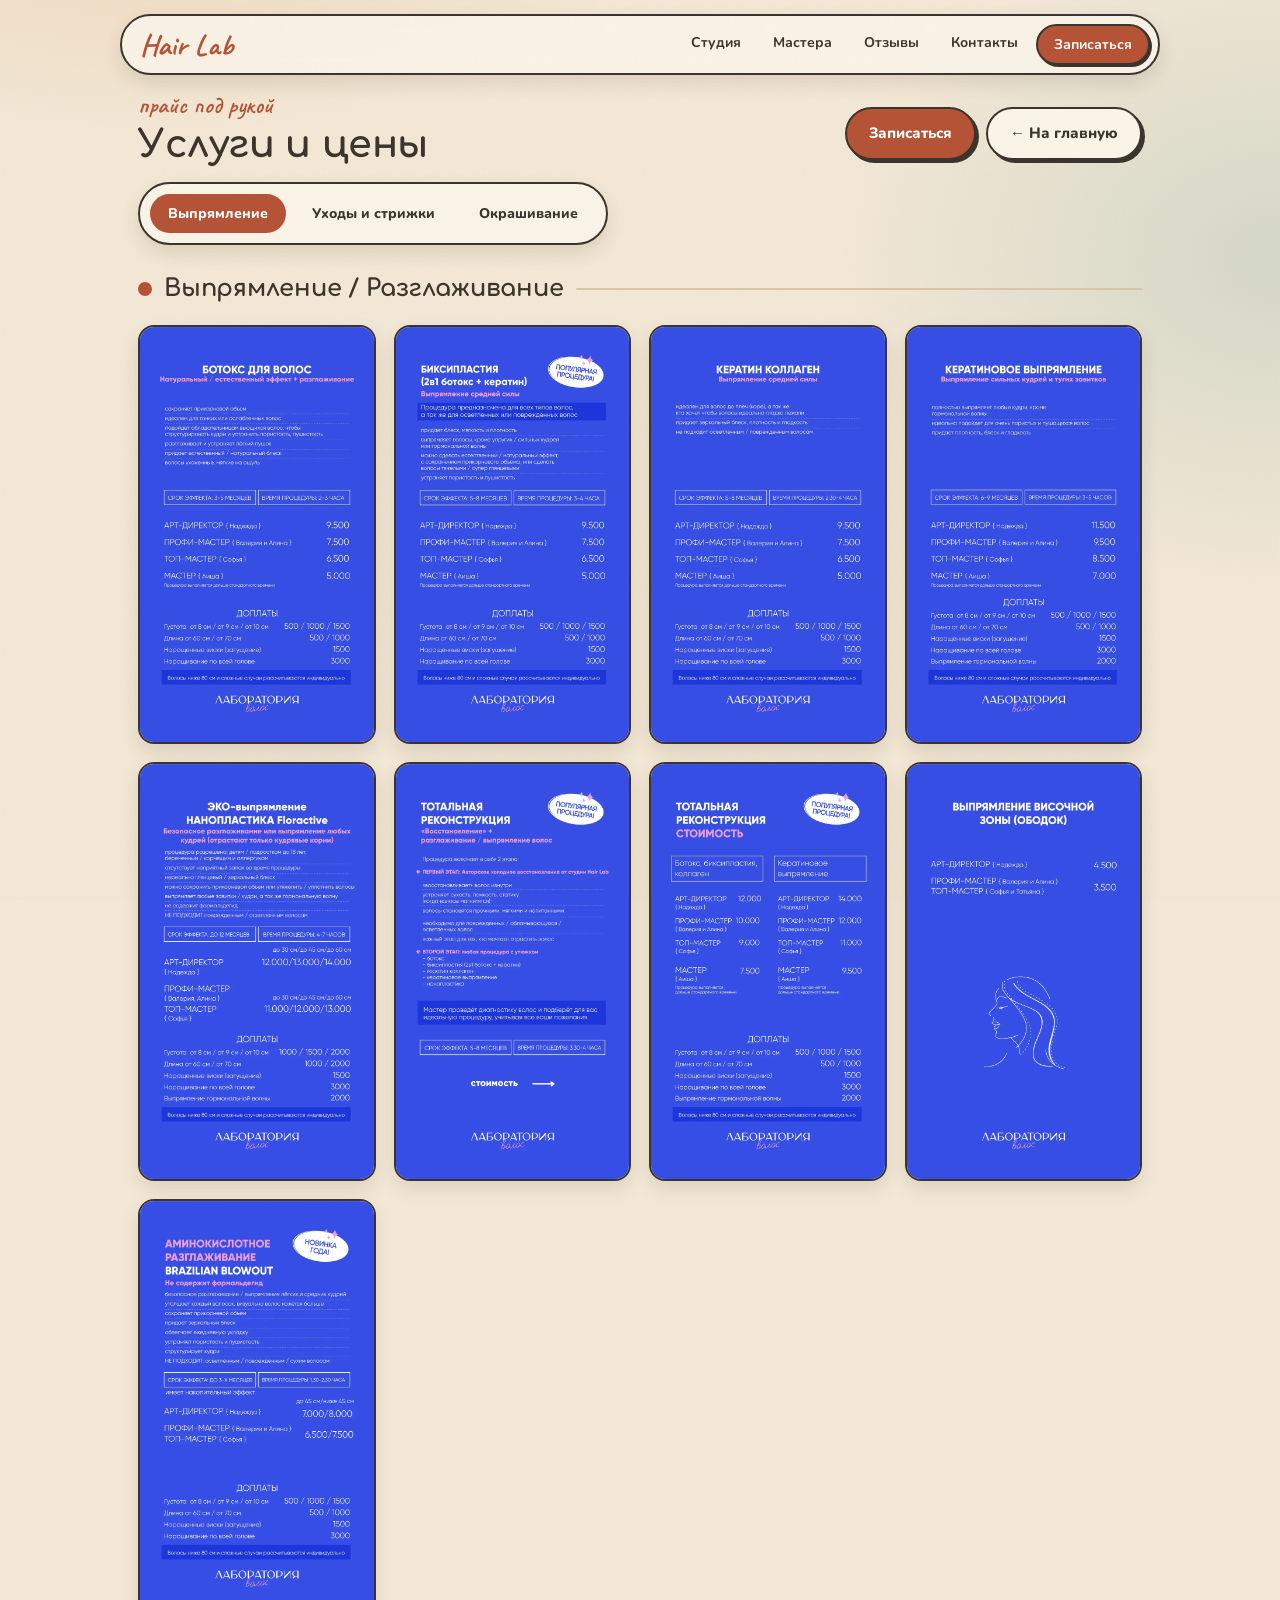
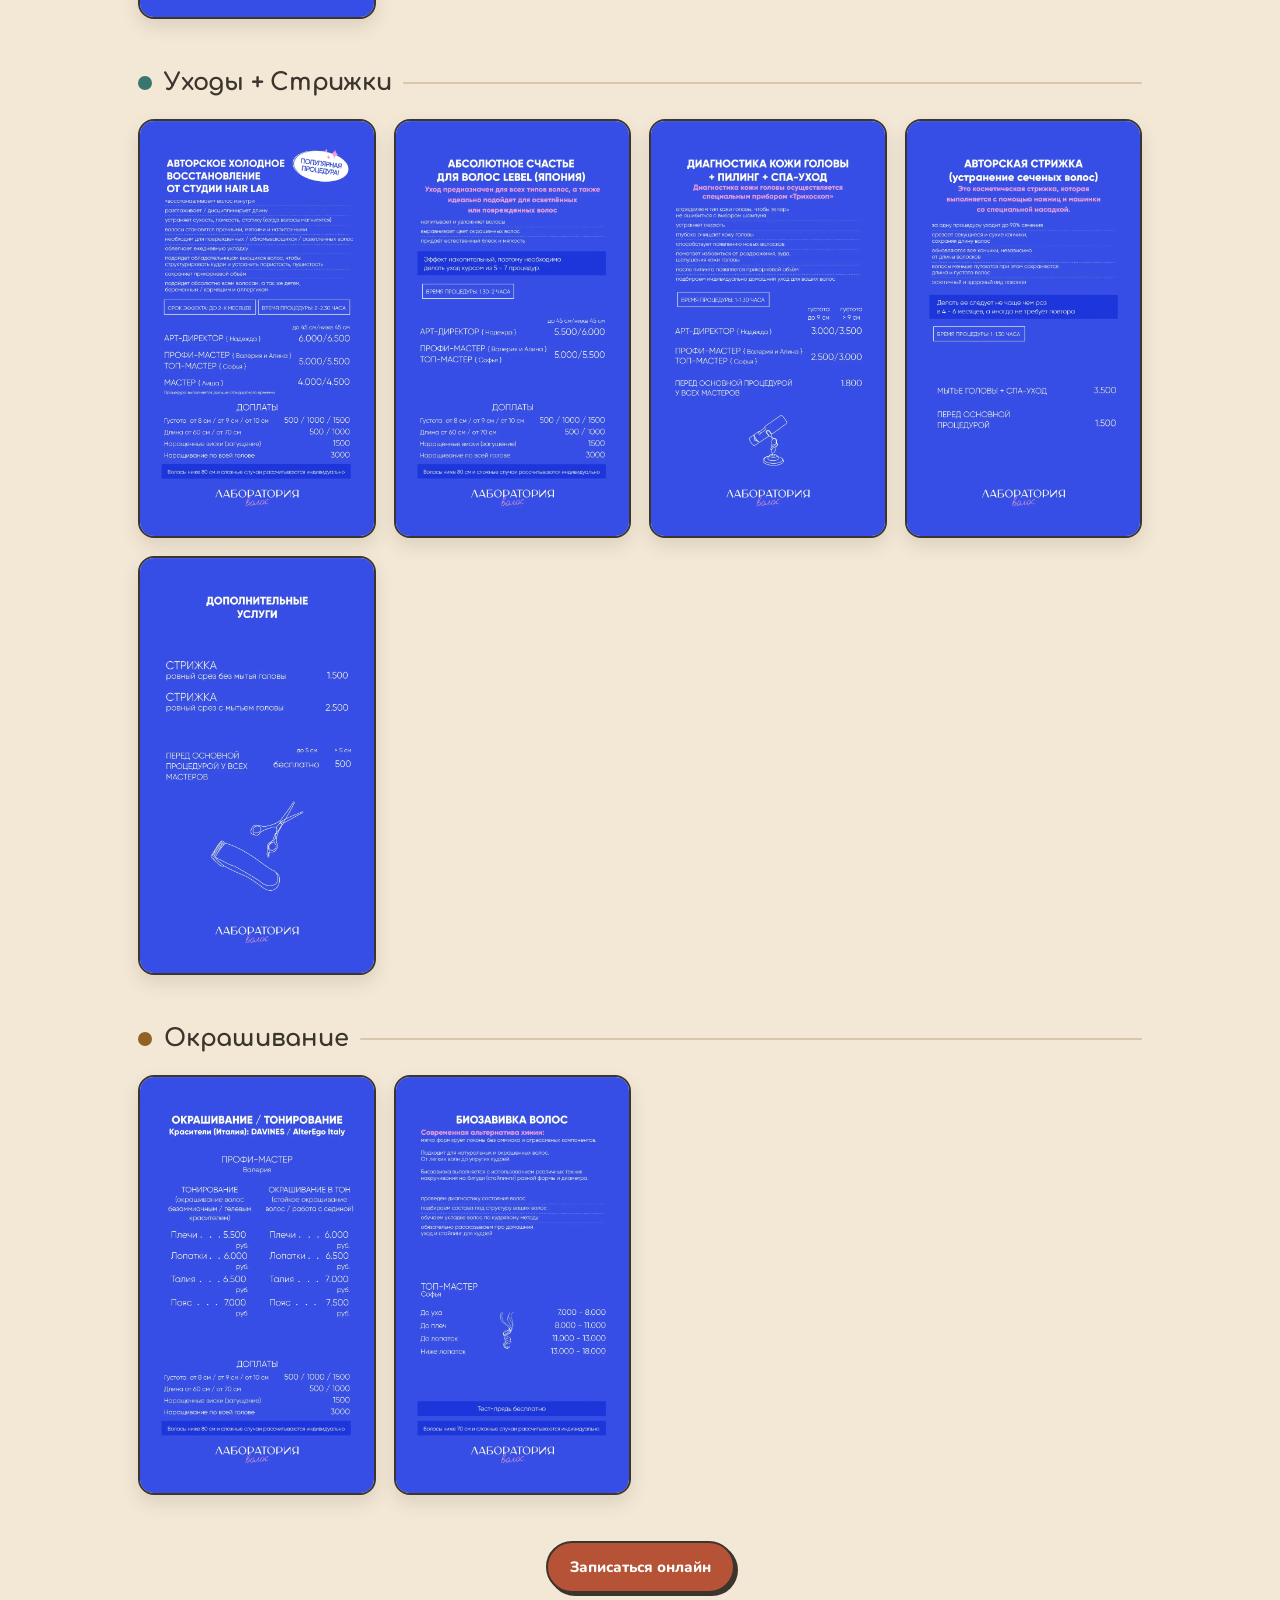
<file: price.html>
<!DOCTYPE html>
<html lang="ru">
<head>
<meta charset="UTF-8">
<meta name="viewport" content="width=device-width, initial-scale=1">
<title>Прайс Hair Lab — реконструкция волос в Томске</title>
<meta name="description" content="Актуальный прайс Hair Lab: ботокс, кератин, нанопластика, биксипластия, уходы, стрижки и окрашивание. Студия реконструкции волос в Томске.">
<meta name="robots" content="index,follow,max-image-preview:large">
<meta name="theme-color" content="#b65336">
<link rel="canonical" href="https://hairlab1.github.io/price.html">
<meta property="og:type" content="website">
<meta property="og:title" content="Прайс Hair Lab — реконструкция волос в Томске">
<meta property="og:description" content="Услуги и цены Hair Lab: выпрямление, восстановление, уходы, стрижки и окрашивание.">
<meta property="og:url" content="https://hairlab1.github.io/price.html">
<meta property="og:image" content="https://hairlab1.github.io/og.png">
<meta property="og:image:width" content="1200">
<meta property="og:image:height" content="630">
<meta property="og:image:alt" content="Hair Lab — реконструкция волос в Томске">
<meta name="twitter:card" content="summary_large_image">

<link rel="preconnect" href="https://fonts.googleapis.com">
<link rel="preconnect" href="https://fonts.gstatic.com" crossorigin>
<link rel="preload" as="style" href="https://fonts.googleapis.com/css2?family=Caveat:wght@600;700&family=Comfortaa:wght@500;700&family=Nunito:wght@600;700;800&display=swap" onload="this.onload=null;this.rel='stylesheet'">
<noscript><link href="https://fonts.googleapis.com/css2?family=Caveat:wght@600;700&family=Comfortaa:wght@500;700&family=Nunito:wght@600;700;800&display=swap" rel="stylesheet"></noscript>
<link rel="icon" href="data:image/svg+xml,%3Csvg xmlns='http://www.w3.org/2000/svg' viewBox='0 0 32 32'%3E%3Crect width='32' height='32' rx='8' fill='%23f3e8d6'/%3E%3Cg stroke='%233c352d' stroke-width='2.4' fill='none' stroke-linecap='round'%3E%3Ccircle cx='10' cy='22' r='3.4'/%3E%3Ccircle cx='22' cy='22' r='3.4'/%3E%3Cpath d='M12 19l10-12M20 19L10 7' stroke='%23d27050'/%3E%3C/g%3E%3C/svg%3E">
<link rel="stylesheet" href="studio.css?v=13">

<style>
/* --- компактный прайс-хаб --- */
.price-head{
  display:flex; align-items:center; gap:14px; flex-wrap:wrap;
  margin:18px 0 6px;
}
.price-head .ttl{ flex:1; min-width:200px; }
.price-head .ttl h1{ font-size:clamp(26px,4vw,38px); color:var(--on-bg-strong); }
.price-head .ttl .script{ font-family:"Caveat",cursive; color:var(--terra); font-size:24px; line-height:1; }
.price-actions{ display:flex; flex-wrap:wrap; gap:10px; }

/* липкие вкладки */
.tabs{
  position:sticky; top:80px; z-index:900;
  display:flex; gap:8px; flex-wrap:wrap;
  padding:10px;
  margin:8px 0 26px;
  background:color-mix(in srgb, var(--card) 90%, transparent);
  border:2px solid var(--stroke-ink);
  border-radius:999px;
  box-shadow:var(--shadow-sm);
  backdrop-filter:blur(8px);
  width:fit-content;
}
.tabs button{
  border:2px solid transparent;
  background:transparent;
  color:var(--ink);
  font-family:"Nunito",sans-serif;
  font-weight:800; font-size:14px;
  padding:8px 16px; border-radius:999px; cursor:pointer;
  transition:background .2s,color .2s;
}
.tabs button:hover{ background:rgba(210,112,80,.12); }
.tabs button.active{ background:var(--terra); color:#fff; }

.cat-block{ scroll-margin-top:150px; margin-bottom:46px; }
.cat-label{ display:flex; align-items:center; gap:12px; margin:0 0 18px; }
.cat-label h2{ font-size:24px; white-space:nowrap; color:var(--on-bg-strong); }
.cat-label .line{ flex:1; height:2px; background:var(--stroke); border-radius:2px; }
.cat-label .pin{ width:14px; height:14px; border-radius:50%; }

.price-grid{
  display:grid;
  grid-template-columns:repeat(auto-fill,minmax(220px,1fr));
  gap:18px;
}
.price-card{
  appearance:none; width:100%; padding:0; color:inherit; font:inherit; text-align:inherit;
  background:var(--card);
  border:2px solid var(--stroke-ink);
  border-radius:var(--r-md);
  overflow:hidden;
  cursor:pointer;
  box-shadow:var(--shadow-sm);
  transition:transform .18s, box-shadow .18s;
}
.price-card:hover{ transform:translateY(-4px); box-shadow:var(--shadow); }
.price-card img{ width:100%; height:auto; display:block; opacity:0; transition:opacity .4s; }
.price-card img.loaded{ opacity:1; }
@media (max-width:560px){
  .cat-label h2{ white-space:normal; font-size:22px; }
  .cat-label .line{ display:none; }
}
</style>
</head>

<body>

<a class="skip-link" href="#main-content">Перейти к содержанию</a>

<!-- ============ NAV ============ -->
<nav class="nav" aria-label="Основная навигация">
  <a href="index.html" class="nav-brand">Hair Lab</a>
  <button class="nav-burger" id="navBurger" type="button" aria-label="Открыть меню" aria-controls="navLinks" aria-expanded="false">☰</button>
  <div class="nav-links" id="navLinks">
    <a href="index.html#studio">Студия</a>
    <a href="index.html#masters">Мастера</a>
    <a href="index.html#reviews">Отзывы</a>
    <a href="index.html#contacts">Контакты</a>
    <a href="https://n92404.yclients.com" target="_blank" rel="noopener" class="nav-cta">Записаться</a>
  </div>
</nav>

<main class="wrap" id="main-content" tabindex="-1">

  <div class="price-head">
    <div class="ttl">
      <div class="script">прайс под рукой</div>
      <h1>Услуги и цены</h1>
    </div>
    <div class="price-actions">
      <a href="https://n92404.yclients.com" target="_blank" rel="noopener" class="btn btn-primary">Записаться</a>
      <a href="index.html" class="btn btn-ghost">← На главную</a>
    </div>
  </div>

  <div class="tabs">
    <button data-target="viypr" class="active">Выпрямление</button>
    <button data-target="uhods">Уходы и стрижки</button>
    <button data-target="okrash">Окрашивание</button>
  </div>

  <!-- ВЫПРЯМЛЕНИЕ -->
  <section id="viypr" class="cat-block">
    <div class="cat-label"><span class="pin" style="background:var(--terra)"></span><h2>Выпрямление / Разглаживание</h2><span class="line"></span></div>
    <div class="price-grid">
      <button type="button" class="price-card" aria-label="Открыть прайс: ботокс для волос"><img src="PriceMay2026/thumbs/Botox.webp?v=20260818" data-full="PriceMay2026/Botox.jpg?v=20260818" alt="Ботокс для волос" width="800" height="1422" decoding="async" fetchpriority="high"></button>
      <button type="button" class="price-card" aria-label="Открыть прайс: биксипластия"><img src="PriceMay2026/thumbs/Bixisplatia.webp?v=20260818" data-full="PriceMay2026/Bixisplatia.jpg?v=20260818" alt="Биксипластия" width="800" height="1422" loading="lazy" decoding="async"></button>
      <button type="button" class="price-card" aria-label="Открыть прайс: коллагеновое выпрямление"><img src="PriceMay2026/thumbs/Collagen.webp?v=20260818" data-full="PriceMay2026/Collagen.jpg?v=20260818" alt="Коллагеновое выпрямление" width="800" height="1422" loading="lazy" decoding="async"></button>
      <button type="button" class="price-card" aria-label="Открыть прайс: кератиновое выпрямление"><img src="PriceMay2026/thumbs/Keratin.webp?v=20260818" data-full="PriceMay2026/Keratin.jpg?v=20260818" alt="Кератиновое выпрямление" width="800" height="1422" loading="lazy" decoding="async"></button>
      <button type="button" class="price-card" aria-label="Открыть прайс: нанопластика"><img src="PriceMay2026/thumbs/Nanoplastica.webp" data-full="PriceMay2026/Nanoplastica.jpg" alt="Нанопластика волос" width="800" height="1423" loading="lazy" decoding="async"></button>
      <button type="button" class="price-card" aria-label="Открыть описание тотальной реконструкции"><img src="PriceMay2026/thumbs/Totalinfo.webp" data-full="PriceMay2026/Totalinfo.jpg" alt="Тотальная реконструкция — описание" width="800" height="1423" loading="lazy" decoding="async"></button>
      <button type="button" class="price-card" aria-label="Открыть стоимость тотальной реконструкции"><img src="PriceMay2026/thumbs/TotalPrice.webp?v=20260818" data-full="PriceMay2026/TotalPrice.jpg?v=20260818" alt="Тотальная реконструкция — стоимость" width="800" height="1422" loading="lazy" decoding="async"></button>
      <button type="button" class="price-card" aria-label="Открыть прайс: обработка височной зоны"><img src="PriceMay2026/thumbs/Obodok.webp" data-full="PriceMay2026/Obodok.jpg" alt="Обработка височной зоны" width="800" height="1423" loading="lazy" decoding="async"></button>
      <button type="button" class="price-card" aria-label="Открыть прайс: Brazilian Blowout"><img src="PriceMay2026/thumbs/Brazilian.webp" data-full="PriceMay2026/Brazilian.jpg" alt="Brazilian Blowout" width="800" height="1423" loading="lazy" decoding="async"></button>
    </div>
  </section>

  <!-- УХОДЫ -->
  <section id="uhods" class="cat-block">
    <div class="cat-label"><span class="pin" style="background:var(--teal)"></span><h2>Уходы + Стрижки</h2><span class="line"></span></div>
    <div class="price-grid">
      <button type="button" class="price-card" aria-label="Открыть прайс: холодное восстановление"><img src="PriceMay2026/thumbs/Holodnoe.webp?v=20260818" data-full="PriceMay2026/Holodnoe.jpg?v=20260818" alt="Холодное восстановление" width="800" height="1422" loading="lazy" decoding="async"></button>
      <button type="button" class="price-card" aria-label="Открыть прайс: Счастье для волос"><img src="PriceMay2026/thumbs/Schastie.webp" data-full="PriceMay2026/Schastie.jpg" alt="Счастье для волос" width="800" height="1423" loading="lazy" decoding="async"></button>
      <button type="button" class="price-card" aria-label="Открыть прайс: пилинг и диагностика"><img src="PriceMay2026/thumbs/DiagnostikaPilig.webp" data-full="PriceMay2026/DiagnostikaPilig.jpg" alt="Пилинг и диагностика кожи головы" width="800" height="1423" loading="lazy" decoding="async"></button>
      <button type="button" class="price-card" aria-label="Открыть прайс: полировка волос"><img src="PriceMay2026/thumbs/Polirovka.webp" data-full="PriceMay2026/Polirovka.jpg" alt="Полировка волос" width="800" height="1423" loading="lazy" decoding="async"></button>
      <button type="button" class="price-card" aria-label="Открыть прайс: стрижка"><img src="PriceMay2026/thumbs/Strijka.webp" data-full="PriceMay2026/Strijka.jpg" alt="Стрижка" width="800" height="1423" loading="lazy" decoding="async"></button>
    </div>
  </section>

  <!-- ОКРАШИВАНИЕ -->
  <section id="okrash" class="cat-block">
    <div class="cat-label"><span class="pin" style="background:var(--gold)"></span><h2>Окрашивание</h2><span class="line"></span></div>
    <div class="price-grid">
      <button type="button" class="price-card" aria-label="Открыть прайс: тонирование и окрашивание"><img src="PriceMay2026/thumbs/Okrashivanie.webp" data-full="PriceMay2026/Okrashivanie.jpg" alt="Тонирование и окрашивание" width="800" height="1423" loading="lazy" decoding="async"></button>
      <button type="button" class="price-card" aria-label="Открыть прайс: биозавивка"><img src="PriceMay2026/thumbs/Biozavivka.webp" data-full="PriceMay2026/Biozavivka.jpg" alt="Биозавивка" width="800" height="1423" loading="lazy" decoding="async"></button>
    </div>
  </section>

  <div class="center" style="margin:10px 0 40px;">
    <a href="https://n92404.yclients.com" target="_blank" rel="noopener" class="btn btn-primary">Записаться онлайн</a>
  </div>

</main>

<!-- ============ MODAL ============ -->
<div id="imageModal" class="modal-overlay" role="dialog" aria-modal="true" aria-label="Просмотр прайса" aria-hidden="true">
  <div class="modal-inner">
    <button class="modal-close" type="button" aria-label="Закрыть">×</button>
    <button class="modal-nav modal-prev" type="button" aria-label="Предыдущее изображение">‹</button>
    <button class="modal-nav modal-next" type="button" aria-label="Следующее изображение">›</button>
    <img id="modalImage" alt="">
  </div>
</div>

<script>
document.addEventListener("DOMContentLoaded", () => {
  /* бургер */
  const burger = document.getElementById("navBurger");
  const links = document.getElementById("navLinks");
  const setNavOpen = open => {
    links.classList.toggle("open", open);
    burger.setAttribute("aria-expanded", String(open));
    burger.setAttribute("aria-label", open ? "Закрыть меню" : "Открыть меню");
  };
  burger.addEventListener("click", e => { e.stopPropagation(); setNavOpen(!links.classList.contains("open")); });
  links.querySelectorAll("a").forEach(a => a.addEventListener("click", () => setNavOpen(false)));
  document.addEventListener("click", e => { if (!links.contains(e.target) && e.target !== burger) setNavOpen(false); });

  /* вкладки */
  const tabs = [...document.querySelectorAll(".tabs button")];
  const ids = ["viypr","uhods","okrash"];
  const secs = ids.map(id => document.getElementById(id));
  let autoScroll = false;
  function setActive(id){ tabs.forEach(b => {
    const active = b.dataset.target === id;
    b.classList.toggle("active", active);
    b.setAttribute("aria-pressed", String(active));
  }); }
  setActive("viypr");
  tabs.forEach(btn => btn.addEventListener("click", () => {
    autoScroll = true; setTimeout(() => autoScroll = false, 700);
    const el = document.getElementById(btn.dataset.target);
    const y = el.getBoundingClientRect().top + window.pageYOffset - 150;
    window.scrollTo({ top:y, behavior:"smooth" });
    setActive(btn.dataset.target);
  }));
  const obs = new IntersectionObserver(ents => {
    if (autoScroll) return;
    const vis = ents.filter(e => e.isIntersecting).sort((a,b)=>b.intersectionRatio-a.intersectionRatio)[0];
    if (vis?.target?.id) setActive(vis.target.id);
  }, { rootMargin:"-35% 0px -55% 0px", threshold:[0.01,0.1,0.25,0.5] });
  secs.forEach(s => obs.observe(s));

  /* плавное появление картинок */
  document.querySelectorAll(".price-card img").forEach(img => {
    if (img.complete) img.classList.add("loaded");
    else img.addEventListener("load", () => img.classList.add("loaded"));
  });

  /* модалка */
  const modal = document.getElementById("imageModal");
  const modalImg = document.getElementById("modalImage");
  const cards = [...document.querySelectorAll(".price-card")];
  const imgs = [...document.querySelectorAll(".price-card img")];
  let index = 0;
  let lastFocus = null;
  const show = i => {
    if (i<0) i = imgs.length-1;
    if (i>=imgs.length) i = 0;
    index = i;
    modalImg.src = imgs[index].dataset.full || imgs[index].src;
    modalImg.alt = imgs[index].alt;
  };
  cards.forEach((card,i) => card.addEventListener("click", () => {
    lastFocus = document.activeElement;
    show(i);
    modal.classList.add("open");
    modal.setAttribute("aria-hidden", "false");
    document.body.style.overflow="hidden";
    document.querySelector(".modal-close").focus();
  }));
  const close = () => {
    modal.classList.remove("open");
    modal.setAttribute("aria-hidden", "true");
    document.body.style.overflow="";
    if (lastFocus) lastFocus.focus();
  };
  modal.addEventListener("click", e => { if (e.target === modal) close(); });
  document.querySelector(".modal-prev").onclick = e => { e.stopPropagation(); show(index-1); };
  document.querySelector(".modal-next").onclick = e => { e.stopPropagation(); show(index+1); };
  document.querySelector(".modal-close").onclick = e => { e.stopPropagation(); close(); };
  document.addEventListener("keydown", e => {
    if (e.key === "Escape") setNavOpen(false);
    if (!modal.classList.contains("open")) return;
    if (e.key === "Escape") close();
    if (e.key === "ArrowLeft") show(index-1);
    if (e.key === "ArrowRight") show(index+1);
  });
});
</script>

</body>
</html>
</file>
<file: studio.css>
/* ============================================================
   Hair Lab — рисованная тема (studio.css)
   Две палитры в одном файле:
     • СИНЯЯ (по умолчанию) — в тон фирменным прайсам
     • ТЁПЛАЯ — включается классом  <body class="warm">
   Чтобы вернуться к тёплой версии: добавьте class="warm" к тегу <body>.
   ============================================================ */

:root{
  /* ---------- ТЁПЛАЯ ПАЛИТРА (активная по умолчанию) ---------- */
  --paper:    #f3e8d6;
  --paper-2:  #ece0cb;
  --dark:     #244a48;
  --dark-2:   #1d3d3c;

  --card:     #fbf5ea;
  --card-2:   #f6ecdb;

  --ink:       #3c352d;
  --ink-soft:  #6f6052;
  --on-bg:        #6f6052;
  --on-bg-strong: #3c352d;
  --on-dark:       #f3e8d6;
  --on-dark-muted: rgba(243,232,214,.78);

  --stroke:    #d9c7ad;
  --stroke-ink:#3c352d;

  --terra:      #b65336;
  --terra-deep: #9f422a;
  --teal:       #3a7670;
  --teal-deep:  #2f625e;
  --gold:       #946125;
  --gold-deep:  #7d4f1b;
  --gold-light: #f0c27c;
  --blush:      #e7b6a0;
  --stars:      #e3a96f;

  --shadow:    0 14px 30px rgba(60,40,25,.14);
  --shadow-sm: 0 8px 18px rgba(60,40,25,.12);

  --glow-1: rgba(227,169,111,.30);
  --glow-2: rgba(79,146,139,.18);
  --glow-3: rgba(210,112,80,.14);

  --hatch-1: rgba(210,112,80,.05);
  --hatch-2: rgba(79,146,139,.05);

  /* иллюстрация-герой */
  --il-line:    #3c352d;
  --il-paper:   #fbf5ea;
  --il-sky:     #bfe0db;
  --il-sun:     #e3a96f;
  --il-accent:  #d27050;
  --il-hill-a:  #cf8f56;
  --il-hill-b:  #4f928b;
  --il-hill-c:  #3a7670;
  --il-tree2:   #244a48;
  --il-bottle-a:#e7b6a0;

  /* радиусы */
  --r-xl: 30px;
  --r-lg: 22px;
  --r-md: 16px;
  --r-sm: 12px;
  --maxw: 1040px;
}

/* ---------- СИНЯЯ ПАЛИТРА (резервная) — включить: <body class="blue"> ---------- */
body.blue{
  --paper:    #1b34cf;
  --paper-2:  #1730bd;
  --dark:     #0e1f7a;
  --dark-2:   #0b1a66;

  --card:     #f6f1e6;
  --card-2:   #efe9da;

  --ink:       #2a2550;
  --ink-soft:  #5b5680;
  --on-bg:        rgba(233,237,255,.86);
  --on-bg-strong: #ffffff;
  --on-dark:       #eef1ff;
  --on-dark-muted: rgba(238,241,255,.75);

  --stroke:    #d8cdb5;
  --stroke-ink:#0c1a63;

  --terra:      #d65aa6;
  --terra-deep: #b8418a;
  --teal:       #2bb3c9;
  --teal-deep:  #1f8da0;
  --gold:       #6f7bf0;
  --gold-deep:  #5563d8;
  --gold-light: #ffd24a;
  --blush:      #e7a6cf;
  --stars:      #ffd24a;

  --shadow:    0 14px 30px rgba(8,16,70,.34);
  --shadow-sm: 0 8px 18px rgba(8,16,70,.26);

  --glow-1: rgba(120,150,255,.32);
  --glow-2: rgba(214,90,166,.20);
  --glow-3: rgba(43,179,201,.18);

  --hatch-1: rgba(214,90,166,.06);
  --hatch-2: rgba(43,179,201,.06);

  --il-line:    #0c1a63;
  --il-paper:   #f6f1e6;
  --il-sky:     #bfe6f2;
  --il-sun:     #f3b0d0;
  --il-accent:  #d65aa6;
  --il-hill-a:  #7b87ef;
  --il-hill-b:  #3f73e0;
  --il-hill-c:  #274fc2;
  --il-tree2:   #16276f;
  --il-bottle-a:#e7a6cf;
}

*{ box-sizing:border-box; }
html{ scroll-behavior:smooth; }
#top{ scroll-margin-top:100px; }

body{
  margin:0;
  color:var(--on-bg);
  background-color:var(--paper);
  background-image:
    radial-gradient(900px 500px at 12% -5%, var(--glow-1), transparent 60%),
    radial-gradient(800px 600px at 100% 8%, var(--glow-2), transparent 55%),
    radial-gradient(700px 500px at 50% 120%, var(--glow-3), transparent 60%);
  font-family:"Nunito",-apple-system,BlinkMacSystemFont,"Segoe UI",Roboto,Arial,sans-serif;
  font-weight:600;
  -webkit-font-smoothing:antialiased;
  line-height:1.5;
  overflow-x:hidden;
  position:relative;
}

/* бумажная зернистость */
body::before{
  content:"";
  position:fixed; inset:0; z-index:9998; pointer-events:none;
  opacity:.05; mix-blend-mode:multiply;
  background-image:url("data:image/svg+xml,%3Csvg xmlns='http://www.w3.org/2000/svg' width='160' height='160'%3E%3Cfilter id='n'%3E%3CfeTurbulence type='fractalNoise' baseFrequency='0.85' numOctaves='2' stitchTiles='stitch'/%3E%3C/filter%3E%3Crect width='100%25' height='100%25' filter='url(%23n)'/%3E%3C/svg%3E");
}

a{ color:inherit; text-decoration:none; }
img{ max-width:100%; display:block; }

.skip-link{
  position:fixed; left:16px; top:12px; z-index:7000;
  padding:10px 16px; border:2px solid var(--stroke-ink); border-radius:999px;
  background:var(--card); color:var(--ink); font-weight:800;
  transform:translateY(-160%); transition:transform .18s;
}
.skip-link:focus{ transform:translateY(0); }

/* ---------- Типографика ---------- */
.script{ font-family:"Caveat",cursive; }
h1,h2,h3{
  font-family:"Comfortaa",cursive;
  font-weight:700;
  margin:0;
  letter-spacing:-.01em;
}
.wrap{ max-width:var(--maxw); margin:0 auto; padding:0 18px; }

/* контекст светлых карточек — внутри них тёмный текст */
.nav, .feature, .frame, .cat-card, .review, .hero-badge,
.btn-ghost, .tabs, .price-card, .modal-inner, .contact-items a,
.step, .stat{
  color:var(--ink);
}

/* ============================================================ NAV */
.nav{
  position:sticky; top:14px; z-index:1000;
  margin:14px auto;
  width:min(calc(100% - 28px), var(--maxw));
  display:flex; align-items:center; gap:14px;
  padding:8px 8px 8px 18px;
  background:color-mix(in srgb, var(--card) 86%, transparent);
  border:2px solid var(--stroke-ink);
  border-radius:999px;
  box-shadow:var(--shadow-sm);
  backdrop-filter:blur(10px);
  -webkit-backdrop-filter:blur(10px);
}
.nav-brand{
  font-family:"Caveat",cursive; font-size:30px; font-weight:700;
  color:var(--terra); line-height:1; white-space:nowrap;
}
.nav-links{ display:flex; gap:4px; margin-left:auto; flex-wrap:wrap; }
.nav-links a{
  padding:8px 14px; border-radius:999px;
  font-size:14px; font-weight:700; color:var(--ink);
  white-space:nowrap; transition:background .2s,color .2s;
}
.nav-links a:hover{ background:color-mix(in srgb, var(--terra) 16%, transparent); color:var(--terra-deep); }
.nav-cta{
  background:var(--terra); color:#fff !important;
  border:2px solid var(--stroke-ink);
  box-shadow:2px 2px 0 var(--stroke-ink);
  padding:8px 16px !important;
}
.nav-cta:hover{ background:var(--terra-deep) !important; transform:translate(-1px,-1px); box-shadow:3px 3px 0 var(--stroke-ink); }
.nav-burger{ display:none; font-family:inherit; }

@media (max-width:760px){
  .nav{ padding:8px 10px; gap:8px; }
  .nav-brand{ font-size:26px; }
  .nav-links{
    position:absolute; top:calc(100% + 10px); right:0;
    flex-direction:column; align-items:stretch; gap:6px;
    background:var(--card); border:2px solid var(--stroke-ink);
    border-radius:var(--r-lg); padding:10px; box-shadow:var(--shadow);
    min-width:200px; display:none;
  }
  .nav-links.open{ display:flex; }
  .nav-links a{ text-align:center; }
  .nav-burger{
    display:inline-flex; margin-left:auto;
    width:42px; height:42px; align-items:center; justify-content:center;
    border:2px solid var(--stroke-ink); border-radius:50%;
    background:var(--card); cursor:pointer; font-size:18px; color:var(--ink);
  }
}

/* ============================================================ КНОПКИ */
.btn{
  display:inline-flex; align-items:center; gap:9px;
  padding:13px 22px; border-radius:999px;
  font-family:"Nunito",sans-serif; font-weight:800; font-size:15px;
  white-space:nowrap;
  cursor:pointer; border:2px solid var(--stroke-ink);
  transition:transform .15s, box-shadow .15s, background .2s;
}
.btn svg{ width:18px; height:18px; }
.btn-primary{ background:var(--terra); color:#fff; box-shadow:3px 3px 0 var(--stroke-ink); }
.btn-primary:hover{ transform:translate(-2px,-2px); box-shadow:5px 5px 0 var(--stroke-ink); }
.btn-ghost{ background:var(--card); color:var(--ink); box-shadow:3px 3px 0 var(--stroke-ink); }
.btn-ghost:hover{ transform:translate(-2px,-2px); box-shadow:5px 5px 0 var(--stroke-ink); }

/* ============================================================ ЗАГОЛОВКИ СЕКЦИЙ */
.section{ padding:56px 0; }
.section-eyebrow{ font-family:"Caveat",cursive; font-size:26px; color:var(--terra); line-height:1; margin-bottom:2px; }
.section-title{ font-size:clamp(26px,4vw,38px); margin-bottom:10px; color:var(--on-bg-strong); }
.section-head{ margin-bottom:30px; }
.section-head.center{ text-align:center; }

/* ============================================================ HERO */
.hero{ position:relative; padding:26px 0 10px; }
.hero-grid{ display:grid; grid-template-columns:1.05fr 1fr; gap:30px; align-items:center; }
.hero-badge{
  display:inline-flex; align-items:center; gap:8px;
  background:var(--card); border:2px solid var(--stroke-ink); border-radius:999px;
  padding:6px 14px; font-size:13px; font-weight:800; box-shadow:var(--shadow-sm); margin-bottom:18px;
}
.hero-badge .dot{ width:9px; height:9px; border-radius:50%; background:var(--teal); }
.hero h1{ font-size:clamp(34px,5.4vw,60px); line-height:1.04; margin-bottom:8px; color:var(--on-bg-strong); }
.hero h1 .script{ color:var(--terra); font-size:1.32em; display:inline-block; transform:rotate(-2deg); }
.hero-sub{ font-size:17px; color:var(--on-bg); max-width:30em; margin:14px 0 26px; }
.hero-actions{ display:flex; gap:14px; flex-wrap:wrap; }
.hero-art{ position:relative; }
.hero-art svg{ width:100%; height:auto; filter:drop-shadow(0 18px 30px rgba(8,16,70,.28)); }

@media (max-width:860px){
  .hero-grid{ grid-template-columns:1fr; gap:18px; }
  .hero-art{ order:0; max-width:360px; margin:8px auto 0; }
}
@media (max-width:560px){
  .hero{ padding-top:12px; }
  .hero-art{ max-width:280px; }
  .hero-actions .btn{ flex:1 1 150px; justify-content:center; padding-inline:16px; }
  .hero-rating .rt{ font-size:14px; line-height:1.35; }
}

/* классы иллюстрации-героя */
.il-sky{ fill:var(--il-sky); }
.il-sun{ fill:var(--il-sun); }
.il-cloud{ fill:var(--il-paper); }
.il-ha{ fill:var(--il-hill-a); }
.il-hb{ fill:var(--il-hill-b); }
.il-hc{ fill:var(--il-hill-c); }
.il-tree{ fill:var(--il-hill-c); }
.il-tree2{ fill:var(--il-tree2); }
.il-frame{ fill:var(--il-paper); stroke:var(--il-line); }
.il-sill{ fill:var(--il-accent); stroke:var(--il-line); }
.il-pot{ fill:var(--il-accent); stroke:var(--il-line); }
.il-leafA{ fill:var(--il-hill-b); stroke:var(--il-line); }
.il-leafB{ fill:var(--il-hill-c); stroke:var(--il-line); }
.il-bottleA{ fill:var(--il-bottle-a); stroke:var(--il-line); }
.il-bottleB{ fill:var(--il-sky); stroke:var(--il-line); }
.il-cap{ fill:var(--il-line); }
.il-line2{ stroke:var(--il-line); fill:none; }
.il-ring{ stroke:var(--il-accent); fill:none; }
.il-stem{ stroke:var(--il-hill-c); fill:none; }
.il-blade{ stroke:var(--il-accent); }

/* ============================================================ ПРЕИМУЩЕСТВА */
.feature-row{ display:grid; grid-template-columns:repeat(3,1fr); gap:18px; }
.feature-row.four{ grid-template-columns:repeat(4,1fr); }
@media (max-width:900px){ .feature-row.four{ grid-template-columns:1fr 1fr; } }
@media (max-width:560px){ .feature-row.four{ grid-template-columns:1fr; } }
.feature{ background:var(--card); border:2px solid var(--stroke-ink); border-radius:var(--r-lg); padding:22px; box-shadow:var(--shadow-sm); }
.feature .ic{ width:52px; height:52px; display:flex; align-items:center; justify-content:center; border-radius:50%; margin-bottom:14px; border:2px solid var(--stroke-ink); }
.feature .ic svg{ width:26px; height:26px; stroke:currentColor; }
.ic-1{ color:var(--terra); background:color-mix(in srgb, var(--terra) 16%, transparent); }
.ic-2{ color:var(--teal);  background:color-mix(in srgb, var(--teal) 16%, transparent); }
.ic-3{ color:var(--gold);  background:color-mix(in srgb, var(--gold) 20%, transparent); }
.feature h3{ font-size:18px; margin-bottom:6px; }
.feature p{ margin:0; font-size:14px; color:var(--ink-soft); }
@media (max-width:760px){ .feature-row{ grid-template-columns:1fr; } }

/* ============================================================ РАМКИ ПОД ФОТО */
.photo-grid{ display:grid; grid-template-columns:repeat(3,1fr); gap:24px; }
.photo-grid.four{ grid-template-columns:repeat(4,1fr); }
@media (max-width:980px){ .photo-grid.four{ grid-template-columns:1fr 1fr; } }
@media (max-width:820px){ .photo-grid{ grid-template-columns:1fr 1fr; } }
@media (max-width:560px){ .photo-grid, .photo-grid.four{ grid-template-columns:1fr; } }

.frame{ background:var(--card); border:2px solid var(--stroke-ink); border-radius:var(--r-lg); padding:12px; box-shadow:var(--shadow); transition:transform .2s; }
.frame:nth-child(odd){ transform:rotate(-1.2deg); }
.frame:nth-child(even){ transform:rotate(1.2deg); }
.frame:hover{ transform:rotate(0) translateY(-4px); }
.frame-photo{
  position:relative; border-radius:var(--r-md); overflow:hidden; aspect-ratio:1/1;
  border:2px dashed var(--stroke);
  background:repeating-linear-gradient(135deg, var(--hatch-1) 0 14px, var(--hatch-2) 14px 28px);
  display:flex; align-items:center; justify-content:center;
}
.frame-photo.tall{ aspect-ratio:3/4; }
.frame-photo img{ position:absolute; inset:0; width:100%; height:100%; object-fit:cover; }
.frame-ph{ text-align:center; padding:18px; color:var(--ink-soft); }
.frame-ph svg{ width:64px; height:64px; opacity:.5; margin-bottom:8px; }
.frame-ph small{ font-size:12px; opacity:.8; display:block; }
.frame-cap{ padding:12px 8px 6px; }
.frame-cap .name{ font-family:"Comfortaa",cursive; font-weight:700; font-size:18px; }
.frame-cap .role{ font-size:13px; color:var(--terra-deep); font-weight:800; }
.frame-cap .role.teal{ color:var(--teal-deep); }

/* компактные секции */
.section-tight{ padding:42px 0; }

/* компактная команда — круглые портреты */
.team{ display:grid; grid-template-columns:repeat(4,1fr); gap:22px; max-width:760px; margin:0 auto; }
@media (max-width:680px){ .team{ grid-template-columns:1fr 1fr; gap:18px; } }
.member{ text-align:center; }
.member .ava{
  position:relative; width:100%; max-width:150px; aspect-ratio:1/1; margin:0 auto 12px;
  border-radius:50%; overflow:hidden; border:3px solid var(--stroke-ink); box-shadow:var(--shadow-sm);
  background:repeating-linear-gradient(135deg, var(--hatch-1) 0 12px, var(--hatch-2) 12px 24px);
  display:flex; align-items:center; justify-content:center; transition:transform .2s;
}
.member:hover .ava{ transform:translateY(-4px); }
.member .ava img{ position:absolute; inset:0; width:100%; height:100%; object-fit:cover; }
.member .ava .ph{ color:var(--ink-soft); display:flex; flex-direction:column; align-items:center; gap:5px; padding:8px; }
.member .ava .ph svg{ width:38px; height:38px; opacity:.5; }
.member .ava .ph small{ font-size:9px; opacity:.7; }
.member .name{ font-family:"Comfortaa",cursive; font-weight:700; font-size:17px; }
.member .role{ font-size:12.5px; font-weight:800; color:var(--terra-deep); }
.member .role.teal{ color:var(--teal-deep); }

/* компактная галерея студии — тайлы с подписью поверх */
.studio-strip{ display:grid; grid-template-columns:repeat(auto-fit,minmax(190px,1fr)); gap:16px; }
.shot{
  position:relative; aspect-ratio:4/3; border-radius:var(--r-md); overflow:hidden;
  border:2px solid var(--stroke-ink); box-shadow:var(--shadow-sm);
  background:repeating-linear-gradient(135deg, var(--hatch-1) 0 12px, var(--hatch-2) 12px 24px);
  display:flex; align-items:center; justify-content:center;
}
.shot img{ position:absolute; inset:0; width:100%; height:100%; object-fit:cover; }
.shot .ph{ color:var(--ink-soft); text-align:center; padding:10px; }
.shot .ph svg{ width:34px; height:34px; opacity:.5; }
.shot .ph small{ display:block; font-size:10px; opacity:.7; margin-top:5px; }
.shot .cap{ position:absolute; left:0; right:0; bottom:0; padding:18px 12px 9px; font-size:12px; font-weight:800; color:#fff; background:linear-gradient(transparent, rgba(20,15,10,.6)); }

/* ============================================================ УСЛУГИ / ХАБ */
.price-hub{ display:grid; grid-template-columns:1fr 1fr; gap:20px; align-items:stretch; }
.cat-card.wide{ grid-column:1 / -1; }
.cat-cols{ display:grid; grid-template-columns:1fr 1fr; gap:0 30px; flex:1; }
@media (max-width:760px){ .price-hub{ grid-template-columns:1fr; } .cat-cols{ grid-template-columns:1fr; } }

/* компактные плашки процедур */
.proc{ list-style:none; margin:0 0 18px; padding:0; display:flex; flex-wrap:wrap; gap:9px; flex:1; align-content:flex-start; }
.proc li{
  border:2px solid var(--stroke-ink); border-radius:999px;
  padding:8px 15px; font-size:13px; font-weight:800; color:var(--ink);
  background:var(--card-2); line-height:1;
}
.proc.terra li{ background:color-mix(in srgb, var(--terra) 14%, var(--card)); }
.proc.teal  li{ background:color-mix(in srgb, var(--teal) 14%, var(--card)); }
.proc.gold  li{ background:color-mix(in srgb, var(--gold) 18%, var(--card)); }
.cat-card{ display:flex; flex-direction:column; background:var(--card); border:2px solid var(--stroke-ink); border-radius:var(--r-lg); overflow:hidden; box-shadow:var(--shadow); transition:transform .18s, box-shadow .18s; }
.cat-card:hover{ transform:translateY(-4px); box-shadow:0 22px 38px rgba(8,16,70,.32); }
.cat-top{ padding:20px 20px 16px; color:#fff; position:relative; overflow:hidden; }
.cat-top.terra{ background:linear-gradient(150deg,var(--terra),var(--terra-deep)); }
.cat-top.teal{ background:linear-gradient(150deg,var(--teal),var(--teal-deep)); }
.cat-top.gold{ background:linear-gradient(150deg,var(--gold),var(--gold-deep)); }
.cat-top .ic{ width:46px; height:46px; background:rgba(255,255,255,.2); border:2px solid rgba(255,255,255,.6); border-radius:50%; display:flex; align-items:center; justify-content:center; margin-bottom:12px; }
.cat-top .ic svg{ width:24px; height:24px; }
.cat-top h3{ color:#fff; font-size:21px; }
.cat-body{ padding:18px 20px; flex:1; display:flex; flex-direction:column; }
.cat-list{ list-style:none; margin:0 0 16px; padding:0; flex:1; }
.cat-list li{ display:flex; justify-content:space-between; gap:10px; padding:9px 0; border-top:1px dashed var(--stroke); font-size:14px; }
.cat-list li:first-child{ border-top:none; }
.cat-list .price{ font-weight:800; color:var(--terra-deep); white-space:nowrap; }
.cat-card .btn{ width:100%; justify-content:center; }

/* ============================================================ ОТЗЫВЫ */
.reviews-scroll{ display:flex; gap:18px; overflow-x:auto; padding:6px 2px 18px; scroll-snap-type:x mandatory; -webkit-overflow-scrolling:touch; }
.reviews-scroll::-webkit-scrollbar{ height:8px; }
.reviews-scroll::-webkit-scrollbar-thumb{ background:var(--blush); border-radius:999px; }
.review{ flex:0 0 320px; scroll-snap-align:start; background:var(--card); border:2px solid var(--stroke-ink); border-radius:var(--r-lg); padding:20px; box-shadow:var(--shadow-sm); display:flex; flex-direction:column; }
.review:nth-child(3n){ background:var(--card-2); }
.review-top{ display:flex; align-items:center; gap:12px; margin-bottom:10px; }
.review-avatar{ width:46px; height:46px; border-radius:50%; flex:0 0 46px; display:flex; align-items:center; justify-content:center; font-weight:800; font-size:16px; color:#fff; border:2px solid var(--stroke-ink); }
.review-name{ font-weight:800; font-size:15px; }
.review-date{ font-size:12px; color:var(--ink-soft); }
.review-stars{ color:var(--stars); font-size:16px; letter-spacing:2px; margin-bottom:8px; }
.review-text{ font-size:14px; color:var(--ink-soft); line-height:1.55; }

/* ============================================================ КАРТА / КОНТАКТЫ */
.map-card{ border-radius:var(--r-lg); overflow:hidden; border:2px solid var(--stroke-ink); box-shadow:var(--shadow); }
.map-card iframe{ display:block; width:100%; height:420px; border:0; }
.addr-actions{ display:flex; flex-wrap:wrap; gap:12px; margin-top:18px; }

/* ============================================================ FOOTER */
.footer{ background:var(--dark); color:var(--on-dark); text-align:center; padding:42px 18px 36px; margin-top:30px; border-top:3px solid var(--stroke-ink); }
.footer .script{ font-size:38px; color:var(--gold-light); line-height:1; }
.footer p{ margin:8px 0 0; font-size:13px; color:var(--on-dark-muted); }

/* ============================================================ FAB */
.contact-menu{ position:fixed; bottom:24px; right:20px; z-index:5000; display:flex; flex-direction:column; align-items:flex-end; gap:12px; pointer-events:none; }
.contact-main{ background:var(--terra); color:#fff; border:2px solid var(--stroke-ink); border-radius:999px; padding:14px 24px; font-family:"Nunito",sans-serif; font-weight:800; font-size:15px; cursor:pointer; box-shadow:3px 3px 0 var(--stroke-ink); transition:transform .2s, box-shadow .2s; pointer-events:auto; }
.contact-main:hover{ transform:translate(-2px,-2px); box-shadow:5px 5px 0 var(--stroke-ink); }
.contact-items{ display:flex; flex-direction:column; gap:10px; opacity:0; transform:translateY(10px); pointer-events:none; transition:all .25s ease; }
.contact-items.open{ opacity:1; transform:translateY(0); pointer-events:auto; }
.contact-items a{ display:flex; align-items:center; gap:10px; background:var(--card); color:var(--ink); border:2px solid var(--stroke-ink); padding:10px 16px; border-radius:999px; font-size:14px; font-weight:800; box-shadow:var(--shadow-sm); }
.contact-items a:hover{ background:var(--card-2); }
.contact-items img, .contact-items svg{ width:18px; height:18px; flex:0 0 18px; }

/* ============================================================ FAQ */
.faq-section{ background:var(--paper-2); }
.faq-list{ max-width:820px; margin:0 auto; display:grid; gap:12px; }
.faq-list details{
  background:var(--card); color:var(--ink); border:2px solid var(--stroke-ink);
  border-radius:var(--r-md); box-shadow:var(--shadow-sm); padding:0 18px;
}
.faq-list summary{
  cursor:pointer; list-style:none; padding:18px 34px 18px 0;
  font-family:"Comfortaa",cursive; font-weight:700; position:relative;
}
.faq-list summary::-webkit-details-marker{ display:none; }
.faq-list summary::after{ content:"+"; position:absolute; right:0; top:14px; font-size:26px; color:var(--terra); }
.faq-list details[open] summary::after{ content:"−"; }
.faq-list details p{ margin:0 0 18px; color:var(--ink-soft); }

/* ============================================================ МОДАЛКА */
.modal-overlay{ position:fixed; inset:0; background:color-mix(in srgb, var(--dark) 94%, transparent); display:none; align-items:center; justify-content:center; z-index:6000; }
.modal-overlay.open{ display:flex; }
.modal-inner{ position:relative; max-width:96%; max-height:90vh; }
.modal-inner img{ max-width:100%; max-height:82vh; border-radius:var(--r-md); border:3px solid var(--card); }
.modal-close,.modal-nav{ position:absolute; background:var(--card); color:var(--ink); border:2px solid var(--stroke-ink); border-radius:50%; cursor:pointer; display:flex; align-items:center; justify-content:center; }
.modal-close{ top:-16px; right:-16px; width:40px; height:40px; font-size:24px; }
.modal-nav{ top:50%; transform:translateY(-50%); width:48px; height:48px; font-size:28px; }
.modal-prev{ left:-8px; } .modal-next{ right:-8px; }
@media (max-width:560px){ .modal-prev{ left:6px; } .modal-next{ right:6px; } }

/* ============================================================ РЕЙТИНГ В ГЕРОЕ */
.hero-rating{ display:inline-flex; align-items:center; gap:10px; margin-top:22px; }
.hero-rating .stars{ color:var(--stars); font-size:18px; letter-spacing:2px; }
.hero-rating .rt{ font-size:13px; font-weight:800; color:var(--on-bg); }
.hero-rating .rt b{ color:var(--on-bg-strong); }

/* ============================================================ ПОЛОСА СТАТИСТИКИ */
.stats-band{ padding:10px 0 0; }
.stats{
  display:grid; grid-template-columns:repeat(3,1fr);
  background:var(--card); border:2px solid var(--stroke-ink);
  border-radius:var(--r-lg); box-shadow:var(--shadow-sm); overflow:hidden;
}
.stat{ padding:22px 16px; text-align:center; border-left:2px dashed var(--stroke); }
.stat:first-child{ border-left:none; }
.stat .num{ font-family:"Comfortaa",cursive; font-weight:700; font-size:clamp(24px,3vw,34px); color:var(--terra-deep); line-height:1; }
.stat .lbl{ font-size:12.5px; color:var(--ink-soft); font-weight:700; margin-top:8px; line-height:1.3; }
@media (max-width:620px){
  .stats{ grid-template-columns:1fr; }
  .stat{ border-left:none; border-top:2px dashed var(--stroke); }
  .stat:first-child{ border-top:none; }
}

/* ============================================================ КАК МЫ РАБОТАЕМ (шаги) */
.steps{ display:grid; grid-template-columns:repeat(3,1fr); gap:18px; margin-bottom:36px; }
@media (max-width:760px){ .steps{ grid-template-columns:1fr; gap:24px; } }
.step{
  position:relative; background:var(--card); border:2px solid var(--stroke-ink);
  border-radius:var(--r-lg); padding:26px 22px 22px; box-shadow:var(--shadow-sm);
}
.step .n{
  position:absolute; top:-17px; left:22px;
  width:38px; height:38px; border-radius:50%;
  background:var(--terra); color:#fff; border:2px solid var(--stroke-ink);
  display:flex; align-items:center; justify-content:center;
  font-family:"Comfortaa",cursive; font-weight:700; box-shadow:2px 2px 0 var(--stroke-ink);
}
.step:nth-child(2) .n{ background:var(--teal); }
.step:nth-child(3) .n{ background:var(--gold); }
.step h3{ font-size:18px; margin:6px 0 6px; }
.step p{ margin:0; font-size:14px; color:var(--ink-soft); }

/* ============================================================ ПЕРКИ СТУДИИ (чипсы) */
.perks{ display:flex; flex-wrap:wrap; gap:10px; justify-content:center; margin-top:26px; }
.perk{
  display:inline-flex; align-items:center; gap:8px;
  background:var(--card); border:2px solid var(--stroke-ink); border-radius:999px;
  padding:8px 15px; font-size:13px; font-weight:800; color:var(--ink);
  box-shadow:var(--shadow-sm);
}
.perk svg{ width:16px; height:16px; color:var(--terra); flex:0 0 16px; }

/* ============================================================ ТЁМНАЯ CTA-ПОЛОСА */
.cta-band{ background:var(--dark); color:var(--on-dark); padding:60px 18px; text-align:center; border-top:3px solid var(--stroke-ink); border-bottom:3px solid var(--stroke-ink); position:relative; overflow:hidden; }
.cta-band .section-eyebrow{ color:var(--gold-light); }
.cta-band h2{ color:#fff; font-size:clamp(26px,4.4vw,40px); margin:2px 0 10px; }
.cta-band p{ color:var(--on-dark-muted); max-width:34em; margin:0 auto 26px; font-size:16px; }
.cta-band .hero-actions{ justify-content:center; }
.cta-band .btn-ghost{ background:var(--card); color:var(--ink); }
.cta-band .deco{ position:absolute; opacity:.16; pointer-events:none; }
.cta-band .deco.l{ left:-30px; bottom:-20px; width:160px; transform:rotate(-12deg); }
.cta-band .deco.r{ right:-26px; top:-24px; width:150px; transform:rotate(18deg); }

/* ============================================================ ДОСТУПНОСТЬ / АНИМАЦИЯ */
a:focus-visible, button:focus-visible{
  outline:3px solid var(--terra); outline-offset:3px; border-radius:8px;
}
@keyframes floaty{ 0%,100%{ transform:translateY(0); } 50%{ transform:translateY(-12px); } }
.hero-art{ animation:floaty 7s ease-in-out infinite; }

@media (prefers-reduced-motion: reduce){
  *, *::before, *::after{ animation-duration:.001ms !important; animation-iteration-count:1 !important; transition-duration:.001ms !important; }
  html{ scroll-behavior:auto; }
  .hero-art{ animation:none; }
  .reveal{ opacity:1; transform:none; }
}

/* утилиты */
.center{ text-align:center; }
.muted{ color:var(--on-bg); }
.reveal{ opacity:0; transform:translateY(20px); transition:opacity .6s ease, transform .6s ease; }
.reveal.in{ opacity:1; transform:none; }
</file>
